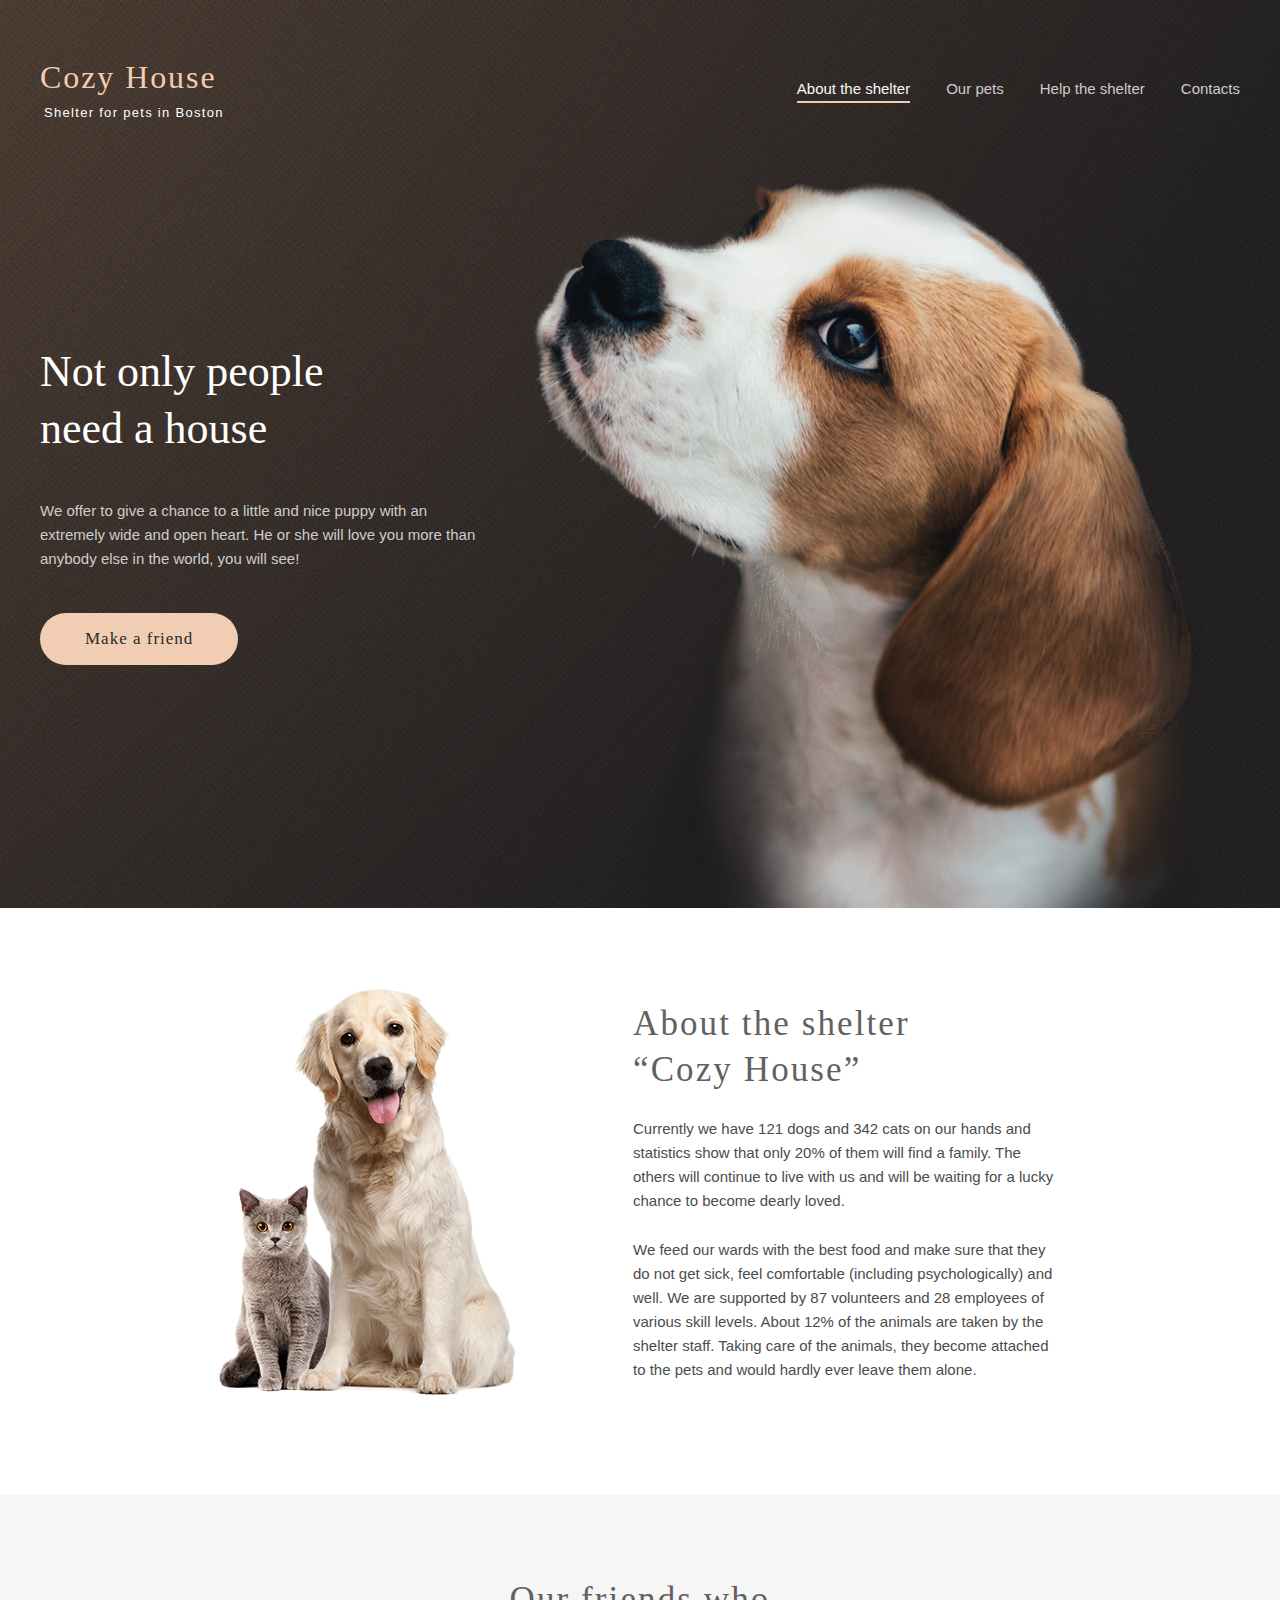
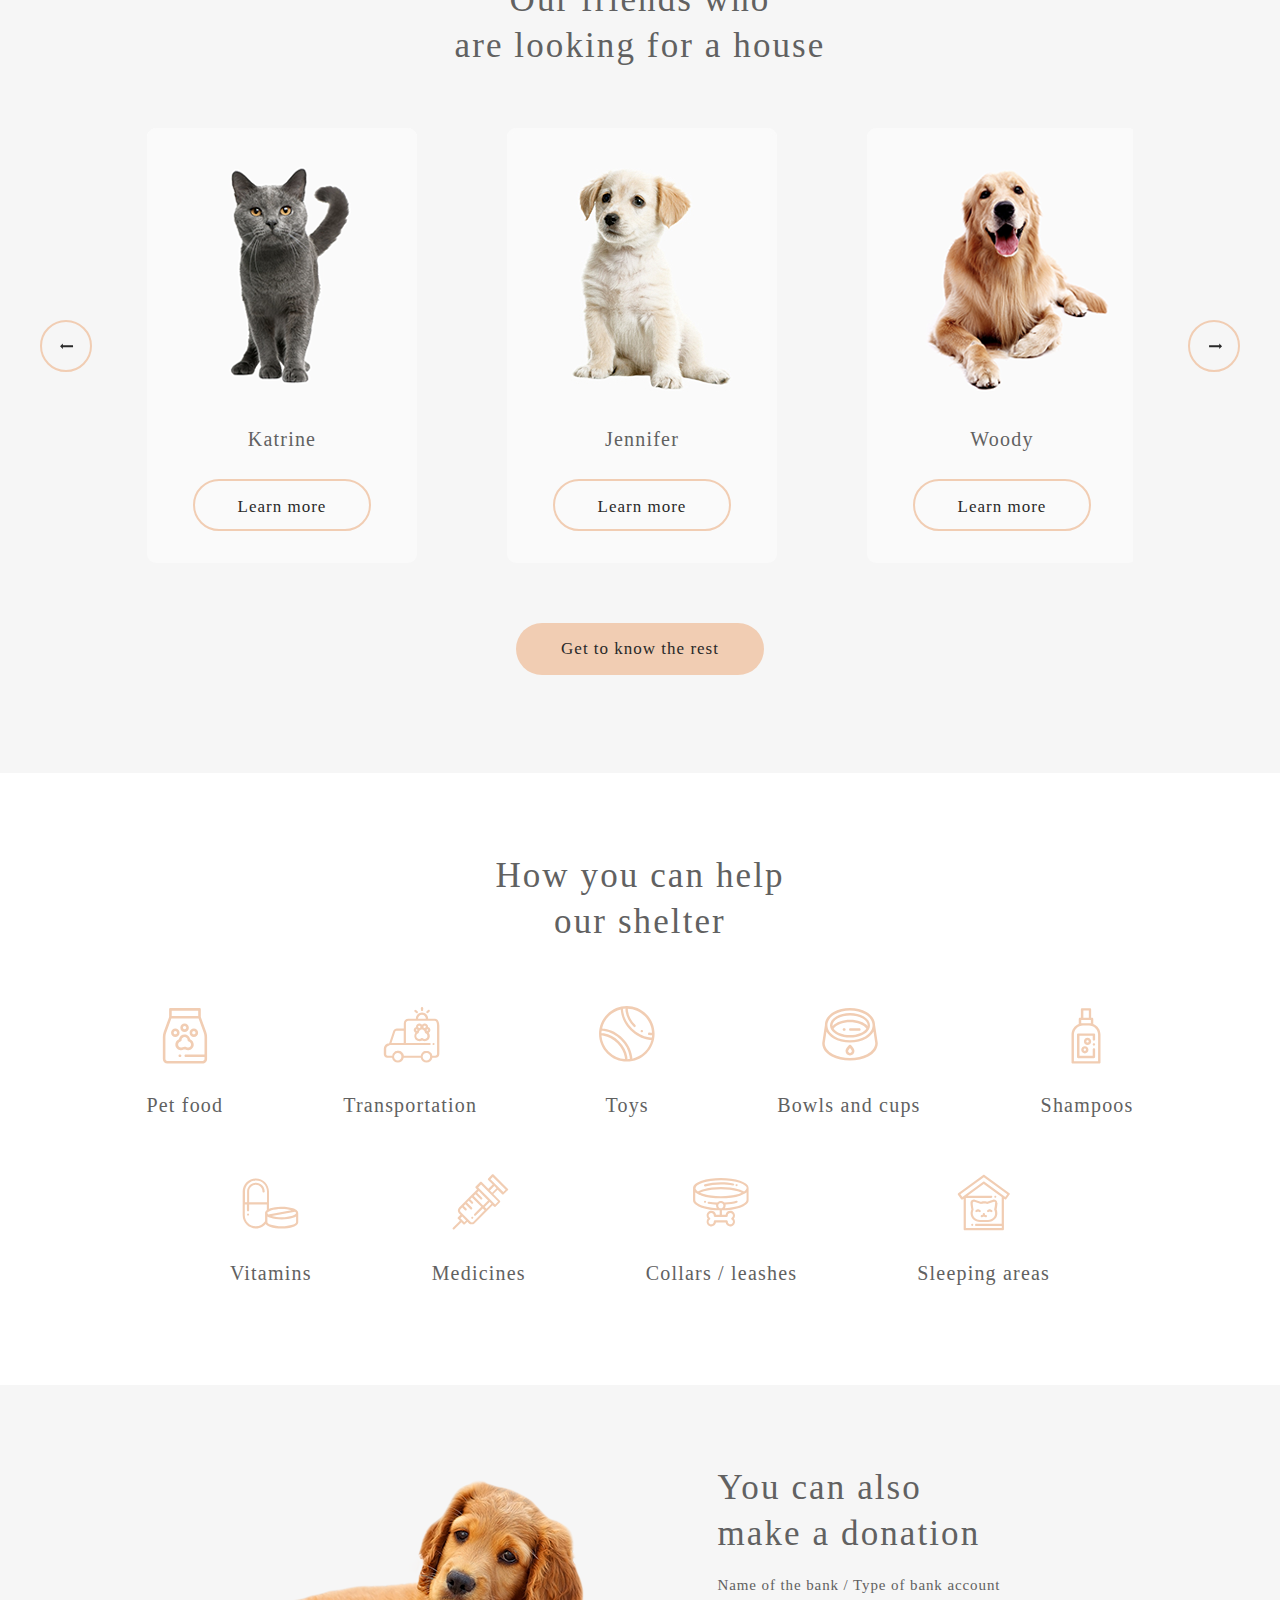
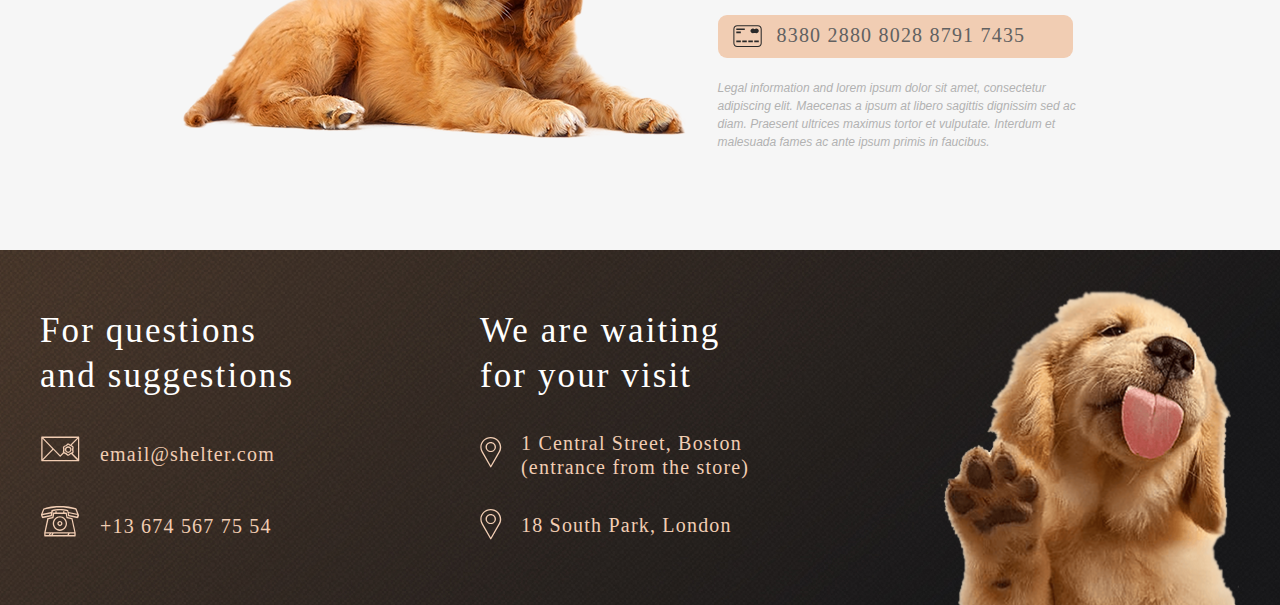
<file: pages/main/index.html>
<!DOCTYPE html>
<html lang="en">

<head>
  <meta charset="UTF-8">
  <meta name="viewport" content="width=device-width, initial-scale=1.0">
  <link rel="stylesheet" href="../../styles/styles.css" />
  <title>Cosy House</title>
</head>

<body>
  <a name="top" class="hidden"></a>
  <div class="outer-wrapper">
    <header>
      <div class="inner-wrapper">
        <div class="logo main-menu-logo">
          <h1><a href="#">Cozy House</a></h1>
          <span>Shelter for pets in Boston</span>
        </div>
        <nav class="main-menu">
          <a href="../main/index.html#top" class="active">About the shelter</a>
          <a href="../pets/index.html">Our pets</a>
          <a href="#">Help the shelter</a>
          <a href="#">Contacts</a>
        </nav>
        <a href="#" class="sandwitch">
          <span class="top"> </span>
          <span class="mid"> </span>
          <span class="bot"> </span>
        </a>
        <nav class="mobile-menu invisible">
          <div class="logo">
            <h1><a href="#top">Cozy House</a></h1>
            <span>Shelter for pets in Boston</span>
          </div>
        <div class="menu-container">
        <a href="../main/index.html#top" class="active">About the shelter</a>
        <a href="../pets/index.html">Our pets</a>
        <a href="#">Help the shelter</a>
        <a href="#">Contacts</a></div>
      </nav>
      </div>
      
    </header>
    <main>
      <section class="not-only">
        <div class="inner-wrapper">
          <div class="hero-content">
            <h2>Not only people<br>need a house</h2>
            <p>We offer to give a chance to a little and nice puppy with an extremely wide and open heart. He or she
              will
              love you more than anybody else in the world, you will see!</p>
            <a href="#" class="btn">Make a friend</a>
          </div>
          <div class="hero-visual"></div>
        </div>
      </section>
      <section class="about">
        <div class="inner-wrapper">
          <figure class="illustration">
            <img src="../../assets/images/about-pets.png" alt="">
          </figure>
          <div class="text-block">
            <h3>About the shelter<br>“Cozy House”</h3>
            <p>Currently we have 121 dogs and 342 cats on our hands and statistics show that only 20% of them will find
              a
              family. The others will continue to live with us and will be waiting for a lucky chance to become dearly
              loved.</p>
            <p>We feed our wards with the best food and make sure that they do not get sick, feel comfortable (including
              psychologically) and well. We are supported by 87 volunteers and 28 employees of various skill levels.
              About
              12% of the animals are taken by the shelter staff. Taking care of the animals, they become attached to the
              pets and would hardly ever leave them alone.</p>
          </div>
        </div>
      </section>
      <section class="our-friends">
        <div class="inner-wrapper">
          <h3>Our friends who<br>are looking for a house</h3>
          <div class="slider">
            
            <div class="viewport">
              <div class="slider-container">
                <a id="pet1" class="card open-popup" href="#">
                  <img src="../../assets/images/friends1.png" alt="">
                  <h4>Katrine</h4>
                  <button type="button" class="card-btn">Learn more</button>
                </a>
                <a id="pet2" class="card open-popup" href="#">
                  <img src="../../assets/images/friends2.png" alt="">
                  <h4>Jennifer</h4>
                  <button type="button" class="card-btn">Learn more</button>
                </a>
                <a id="pet3" class="card open-popup" href="#">
                  <img src="../../assets/images/friends3.png" alt="">
                  <h4>Woody</h4>
                  <button type="button" class="card-btn">Learn more</button>
                </a>
                <a id="pet4" class="card open-popup" href="#">
                  <img src="../../assets/images/friends1.png" alt="">
                  <h4>Katrine</h4>
                  <button type="button" class="card-btn">Learn more</button>
                </a>
                <a id="pet5" class="card open-popup" href="#">
                  <img src="../../assets/images/friends2.png" alt="">
                  <h4>Jennifer</h4>
                  <button type="button" class="card-btn">Learn more</button>
                </a>
                <a id="pet6" class="card open-popup" href="#">
                  <img src="../../assets/images/friends3.png" alt="">
                  <h4>Woody</h4>
                  <button type="button" class="card-btn">Learn more</button>
                </a>
              </div>
            </div>
            <a href="#" class="arrow prev"></a>
            <a href="#" class="arrow next"></a>
          </div>
          <a href="#" class="btn">Get to know the rest</a>
        </div>
      </section>
      <section class="help">
        <div class="inner-wrapper">
          <h3>How you can help<br>our shelter</h3>
          <ul class="needs">
            <li class="food">Pet food</li>
            <li class="transp">Transportation</li>
            <li class="toys">Toys</li>
            <li class="bowls">Bowls and cups</li>
            <li class="shamp">Shampoos</li>
            <li class="vit">Vitamins</li>
            <li class="med">Medicines</li>
            <li class="coll">Collars / leashes</li>
            <li class="sleep">Sleeping areas</li>
          </ul>
        </div>
      </section>
      <section class="in-addition">
        <div class="inner-wrapper">
          <figure class="illustration">
            <img src="../../assets/images/donation-dog.png" alt="">
          </figure>
          <div class="text-block">
            <h3>You can also<br>make a donation</h3>
            <h5>Name of the bank / Type of bank account</h5>
            <a class="donat" href="#">8380&nbsp;2880&nbsp;8028&nbsp;8791&nbsp;7435</a>
            <p><em>Legal information and lorem ipsum dolor sit amet, consectetur adipiscing elit. Maecenas a ipsum at
                libero sagittis dignissim sed ac diam. Praesent ultrices maximus tortor et vulputate. Interdum et
                malesuada fames ac ante ipsum primis in faucibus.</em></p>
          </div>
        </div>
      </section>
    </main>
    <footer>
      <div class="inner-wrapper">
        <div class="ftr-column">
          <h3>For questions<br>and suggestions</h3>
          <p class="mail"><a href="mailto:email@shelter.com">email@shelter.com</a></p>
          <p class="phone"><a href="tel:+136745677554">+13 674 567 75 54</a></p>
        </div>
        <div class="ftr-column">
          <h3>We are waiting<br>for your visit</h3>
          <p class="addr"><a
              href="https://www.google.com/maps/place/Loviisankatu+8-4,+00510+Helsinki,+Finland/@60.1920076,24.9381277,17z/data=!3m1!4b1!4m5!3m4!1s0x469209867b611b75:0xd5687f26de7af87b!8m2!3d60.1920042!4d24.9403126"
              target="_blank">1 Central Street, Boston</a><br>(entrance from the store)</p>
          <p class="addr"><a
              href="https://www.google.com/maps/place/Loviisankatu+8-4,+00510+Helsinki,+Finland/@60.1920076,24.9381277,17z/data=!3m1!4b1!4m5!3m4!1s0x469209867b611b75:0xd5687f26de7af87b!8m2!3d60.1920042!4d24.9403126"
              target="_blank">18 South Park, London</a></p>
        </div>
        <div class="ftr-column ftr-illustr"></div>
      </div>
    </footer>
  </div>

  <div class="modal-wrapper invisible">
    <div class="shadow shadow-modal"></div>
      <div class="popup">
        <a href="#" class="close arrow"></a>
        <div class="pet-card">
          <img src="../../assets/images/friends2-big.jpg" alt="Jennifer" class="pet-photo">
          <div class="text-block">
            <h3>Jennifer</h3>
            <h4>Dog - Labrador</h4>
            <p>Jennifer is a sweet 2 months old Labrador that is patiently waiting to find a new forever home. This girl really enjoys being able to go outside to run and play, but won't hesitate to play up a storm in the house if she has all of her favorite toys.</p>
            <ul class="pet_options">
              <li><strong>Age:</strong> 2 months</li>
              <li><strong>Inoculations:</strong> none</li>
              <li><strong>Diseases:</strong> none</li>
              <li><strong>Parasites:</strong> none</li>
            </ul>
          </div>
        </div>
      </div>
  </div>

  <div class="shadow shadow-menu invisible"></div>

  <script type="text/javascript" src="../../scripts/scripts.js"></script>
</body>

</html>
</file>
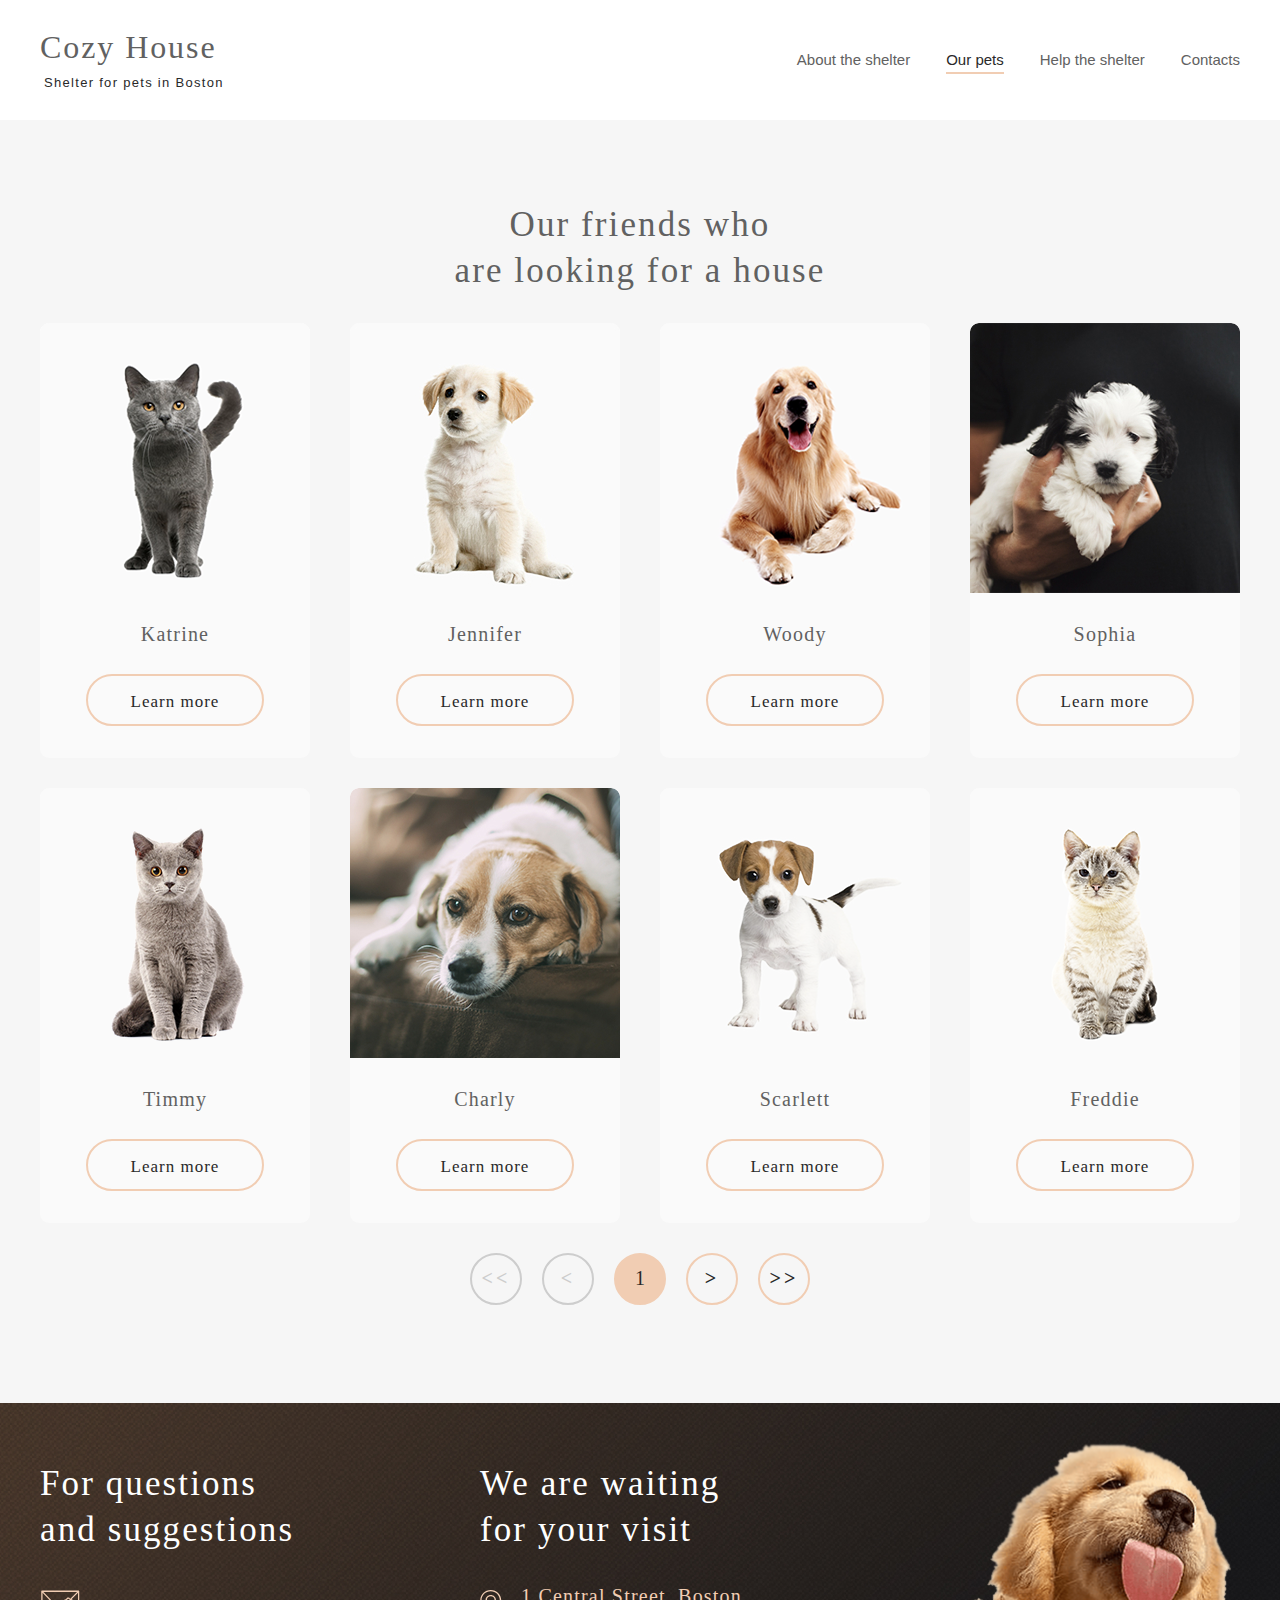
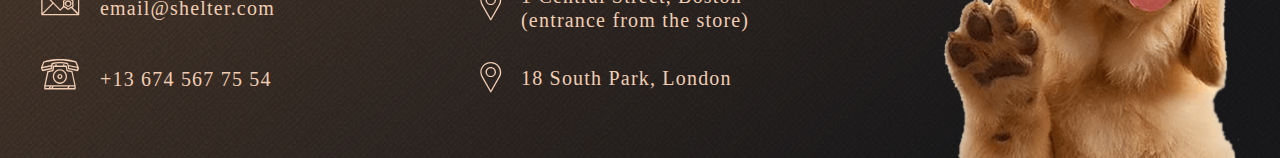
<file: pages/pets/index.html>
<!DOCTYPE html>
<html lang="en">

<head>
  <meta charset="UTF-8">
  <meta name="viewport" content="width=device-width, initial-scale=1.0">
  <link rel="stylesheet" href="../../styles/styles.css" />
  <title>Cosy House</title>
</head>

<body> 
  <div class="outer-wrapper">
    <header class="light-colored">
      <div class="inner-wrapper">
        <div class="logo main-menu-logo">
          <h1><a href="#">Cozy House</a></h1>
          <span>Shelter for pets in Boston</span>
        </div>
        <nav class="main-menu">
          <a href="../main/index.html">About the shelter</a>
          <a href="#" class="active">Our pets</a>
          <a href="#">Help the shelter</a>
          <a href="#">Contacts</a>
        </nav>
        <a href="#" class="sandwitch">
          <span class="top"> </span>
          <span class="mid"> </span>
          <span class="bot"> </span>
        </a>
        <nav class="mobile-menu invisible">
          <div class="logo">
            <h1><a href="#">Cozy House</a></h1>
            <span>Shelter for pets in Boston</span>
          </div>
        <div class="menu-container">
        <a href="../main/index.html">About the shelter</a>
        <a href="/" class="active">Our pets</a>
        <a href="#">Help the shelter</a>
        <a href="#">Contacts</a></div>
      </nav>
      </div>
      
    </header>
    <main>

      <div class="our-friends">
        <div class="inner-wrapper">
          <h3>Our friends who<br>are looking for a house</h3>

          <div class="catalog">

            <a id="pet1" class="card open-popup" href="#">
              <img src="../../assets/images/friends1.png" alt="">
              <h4>Katrine</h4>
              <button type="button" class="card-btn">Learn more</button>
            </a>
            <a id="pet2" class="card open-popup" href="#">
              <img src="../../assets/images/friends2.png" alt="">
              <h4>Jennifer</h4>
              <button type="button" class="card-btn">Learn more</button>
            </a>
            <a id="pet3" class="card open-popup" href="#">
              <img src="../../assets/images/friends3.png" alt="">
              <h4>Woody</h4>
              <button type="button" class="card-btn">Learn more</button>
            </a>
            <a id="pet4" class="card open-popup" href="#">
              <img src="../../assets/images/friends4.jpg" alt="">
              <h4>Sophia</h4>
              <button type="button" class="card-btn">Learn more</button>
            </a>
            <a id="pet5" class="card open-popup" href="#">
              <img src="../../assets/images/friends5.png" alt="">
              <h4>Timmy</h4>
              <button type="button" class="card-btn">Learn more</button>
            </a>
            <a id="pet6" class="card open-popup" href="#">
              <img src="../../assets/images/friends6.jpg" alt="">
              <h4>Charly</h4>
              <button type="button" class="card-btn">Learn more</button>
            </a>
            <a id="pet7" class="card open-popup" href="#">
              <img src="../../assets/images/friends7.png" alt="">
              <h4>Scarlett</h4>
              <button type="button" class="card-btn">Learn more</button>
            </a>
            <a id="pet8" class="card open-popup" href="#">
              <img src="../../assets/images/friends8.png" alt="">
              <h4>Freddie</h4>
              <button type="button" class="card-btn">Learn more</button>
            </a>
          </div>
          <div class="pagination">
            <a href="#" class="arrow-double-angle prev disabled">&#706;&#706;</a>
            <a href="#" class="arrow-angle prev disabled">&#706;</a>
            <a href="#" class="current-page">1</a>
            <a href="#" class="arrow-angle next">&#707;</a>
            <a href="#" class="arrow-double-angle next">&#707;&#707;</a>
          </div>
        </div>
      </div>
      </section>

    </main>
    <footer>
      <div class="inner-wrapper">
        <div class="ftr-column">
          <h3>For questions<br>and suggestions</h3>
          <p class="mail"><a href="mailto:email@shelter.com">email@shelter.com</a></p>
          <p class="phone"><a href="tel:+136745677554">+13 674 567 75 54</a></p>
        </div>
        <div class="ftr-column">
          <h3>We are waiting<br>for your visit</h3>
          <p class="addr"><a
              href="https://www.google.com/maps/place/Loviisankatu+8-4,+00510+Helsinki,+Finland/@60.1920076,24.9381277,17z/data=!3m1!4b1!4m5!3m4!1s0x469209867b611b75:0xd5687f26de7af87b!8m2!3d60.1920042!4d24.9403126"
              target="_blank">1 Central Street, Boston</a><br>(entrance from the store)</p>
          <p class="addr"><a
              href="https://www.google.com/maps/place/Loviisankatu+8-4,+00510+Helsinki,+Finland/@60.1920076,24.9381277,17z/data=!3m1!4b1!4m5!3m4!1s0x469209867b611b75:0xd5687f26de7af87b!8m2!3d60.1920042!4d24.9403126"
              target="_blank">18 South Park, London</a></p>
        </div>
        <div class="ftr-column ftr-illustr"></div>
      </div>
    </footer>
  </div>

  <div class="modal-wrapper invisible">
    <div class="shadow shadow-modal"></div>
      <div class="popup">
        <a href="#" class="close arrow"></a>
        <div class="pet-card">
          <img src="../../assets/images/friends2-big.jpg" alt="Jennifer" class="pet-photo">
          <div class="text-block">
            <h3>Jennifer</h3>
            <h4>Dog - Labrador</h4>
            <p>Jennifer is a sweet 2 months old Labrador that is patiently waiting to find a new forever home. This girl really enjoys being able to go outside to run and play, but won't hesitate to play up a storm in the house if she has all of her favorite toys.</p>
            <ul class="pet_options">
              <li><strong>Age:</strong> 2 months</li>
              <li><strong>Inoculations:</strong> none</li>
              <li><strong>Diseases:</strong> none</li>
              <li><strong>Parasites:</strong> none</li>
            </ul>
          </div>
        </div>
      </div>
  </div>

  <div class="shadow shadow-menu invisible"></div>
  
  <script type="text/javascript" src="../../scripts/scripts.js"></script>
</body>

</html>
</file>
<file: styles/styles.css>
@import url("normalize.scss");
* {
  -webkit-box-sizing: border-box;
          box-sizing: border-box;
  color: #616161;
}

body {
  min-height: 100vh;
}

html,
body,
main,
footer,
header,
section,
nav,
figure,
div {
  margin: 0;
  padding: 0;
}

h1,
h2,
h3 {
  margin: 0;
  padding: 0;
}

@media screen and (max-width: 530px) {
  h1, h2, h3, h4, h5 {
    letter-spacing: 0;
  }
}

h1 {
  font-family: "Georgia", "Times New Roman", serif;
  font-style: normal;
  font-weight: normal;
  font-size: 32px;
  line-height: 110%;
  letter-spacing: 0.06em;
  color: #f1cdb3;
}

h1 a {
  text-decoration: none;
  color: #f1cdb3;
}

h2 {
  font-family: "Georgia", "Times New Roman", serif;
  font-style: normal;
  font-weight: normal;
  font-size: 44px;
  line-height: 130%;
  color: #ffffff;
}

@media screen and (max-width: 480px) {
  h2 {
    font-size: 25px;
  }
}

h3 {
  font-family: "Georgia", "Times New Roman", serif;
  font-style: normal;
  font-weight: normal;
  font-size: 35px;
  line-height: 130%;
  letter-spacing: 0.06em;
  text-align: center;
  padding: 0;
}

@media screen and (max-width: 768px) {
  h3 {
    text-align: center;
  }
}

@media screen and (max-width: 480px) {
  h3 {
    font-size: 25px;
  }
}

h4 {
  font-family: "Georgia", "Times New Roman", serif;
  font-style: normal;
  font-weight: normal;
  font-size: 20px;
  line-height: 23px;
  text-align: center;
  letter-spacing: 0.06em;
  margin: 26px auto 28px auto;
}

h5 {
  font-family: "Georgia", "Times New Roman", serif;
  font-style: normal;
  font-weight: normal;
  font-size: 15px;
  line-height: 110%;
  letter-spacing: 0.06em;
  margin: 21px 0;
}

@media screen and (max-width: 350px) {
  h5 {
    letter-spacing: 0;
  }
}

p {
  padding: 0;
  margin: 25px 0 0 0;
  font-family: "Arial", "Helvetica", sans-serif;
  font-style: normal;
  font-weight: normal;
  font-size: 15px;
  line-height: 160%;
  color: #4c4c4c;
}

@media screen and (max-width: 350px) {
  p {
    text-align: justify;
  }
}

figure {
  max-width: calc(100% - 40px);
}

figure img {
  max-width: 100%;
}

.outer-wrapper {
  display: -webkit-box;
  display: -ms-flexbox;
  display: flex;
  -webkit-box-orient: vertical;
  -webkit-box-direction: normal;
      -ms-flex-direction: column;
          flex-direction: column;
  width: 1900px;
  max-width: 100%;
  margin: 0 auto;
}

.inner-wrapper {
  max-width: 1200px;
  width: 100%;
  margin: 0 auto;
  display: -webkit-box;
  display: -ms-flexbox;
  display: flex;
}

header,
.not-only {
  background-image: url("../../assets/images/hero-bg.jpg");
  background-repeat: no-repeat;
  background-position: top center;
}

@media screen and (max-width: 768px) {
  header,
  .not-only {
    background-image: url("../../assets/images/hero-bg-v.jpg");
  }
}

header {
  background-position: top center;
  height: 120px;
}

header .inner-wrapper {
  padding: 60px 0 0 0;
  -webkit-box-pack: justify;
      -ms-flex-pack: justify;
          justify-content: space-between;
}

@media screen and (max-width: 1224px) {
  header .inner-wrapper {
    padding: 60px 30px 0 30px;
  }
}

@media screen and (max-width: 768px) {
  header .inner-wrapper {
    padding: 30px 20px 0 20px;
  }
}

@media screen and (max-width: 350px) {
  header .inner-wrapper {
    padding: 30px 30px 0 10px;
  }
}

header .logo span {
  display: block;
  font-family: "Arial", "Helvetica", sans-serif;
  font-style: normal;
  font-weight: normal;
  font-size: 13px;
  line-height: 15px;
  letter-spacing: 0.1em;
  color: #ffffff;
  margin: 10px 0 0 4px;
}

header .main-menu {
  margin: 17px 0 0 0;
}

@media screen and (max-width: 768px) {
  header .main-menu {
    display: none;
  }
}

header .main-menu a {
  text-decoration: none;
  font-family: "Arial", "Helvetica", sans-serif;
  font-style: normal;
  font-weight: normal;
  font-size: 15px;
  line-height: 160%;
  color: #cdcdcd;
  margin: 0 0px 0 32px;
  padding: 0 0 4px 0;
}

header .main-menu a:hover {
  color: #fafafa;
}

header .main-menu a.active {
  color: #fafafa;
  border-bottom: solid 2px #f1cdb3;
}

main {
  display: -webkit-box;
  display: -ms-flexbox;
  display: flex;
  -webkit-box-orient: vertical;
  -webkit-box-direction: normal;
      -ms-flex-direction: column;
          flex-direction: column;
}

section {
  clear: both;
}

.about .inner-wrapper,
.our-friends .inner-wrapper,
.help .inner-wrapper,
.in-addition .inner-wrapper {
  padding: 80px 0 100px 0;
}

@media screen and (max-width: 930px) {
  .about .inner-wrapper,
  .our-friends .inner-wrapper,
  .help .inner-wrapper,
  .in-addition .inner-wrapper {
    padding: 80px 20px 100px 20px;
    -webkit-box-orient: vertical;
    -webkit-box-direction: normal;
        -ms-flex-direction: column;
            flex-direction: column;
    -webkit-box-align: center;
        -ms-flex-align: center;
            align-items: center;
    -ms-flex-wrap: wrap;
        flex-wrap: wrap;
  }
}

@media screen and (max-width: 350px) {
  .about .inner-wrapper,
  .our-friends .inner-wrapper,
  .help .inner-wrapper,
  .in-addition .inner-wrapper {
    padding: 42px 0;
  }
}

.our-friends,
.in-addition {
  background-color: #f6f6f6;
}

.about,
.help {
  background-color: #ffffff;
}

.about .inner-wrapper,
.in-addition .inner-wrapper {
  -webkit-box-orient: horizontal;
  -webkit-box-direction: normal;
      -ms-flex-direction: row;
          flex-direction: row;
  -webkit-box-pack: center;
      -ms-flex-pack: center;
          justify-content: center;
  -webkit-box-align: end;
      -ms-flex-align: end;
          align-items: flex-end;
}

.our-friends .inner-wrapper,
.help .inner-wrapper {
  -webkit-box-orient: vertical;
  -webkit-box-direction: normal;
      -ms-flex-direction: column;
          flex-direction: column;
  -webkit-box-align: center;
      -ms-flex-align: center;
          align-items: center;
}

@media screen and (max-width: 350px) {
  .our-friends .inner-wrapper,
  .help .inner-wrapper {
    padding: 42px 15px 12px 15px;
  }
}

.not-only {
  background-position: bottom center;
}

@media screen and (max-width: 768px) {
  .not-only {
    background-position: top center;
  }
}

.not-only .inner-wrapper {
  -webkit-column-gap: 42px;
          column-gap: 42px;
  -webkit-box-align: center;
      -ms-flex-align: center;
          align-items: center;
  margin: 60px auto 0 auto;
}

@media screen and (max-width: 1224px) {
  .not-only .inner-wrapper {
    padding: 0 30px;
  }
}

@media screen and (max-width: 768px) {
  .not-only .inner-wrapper {
    -webkit-box-orient: vertical;
    -webkit-box-direction: normal;
        -ms-flex-direction: column;
            flex-direction: column;
    margin: 30px auto 0 auto;
  }
}

@media screen and (max-width: 350px) {
  .not-only .inner-wrapper {
    padding: 0 10px;
    margin: 20px auto 0 auto;
  }
}

.not-only .hero-content {
  margin: 0 0 80px 0;
  width: 460px;
}

@media screen and (max-width: 530px) {
  .not-only .hero-content {
    width: -webkit-fit-content;
    width: -moz-fit-content;
    width: fit-content;
    max-width: 100%;
    text-align: center;
    margin: 10px 0 107px 0;
  }
}

.not-only .hero-content p {
  margin: 42px 0;
  font-family: "Arial", "Helvetica", sans-serif;
  font-size: 15px;
  line-height: 160%;
  color: #cdcdcd;
}

.not-only .hero-content .btn {
  font-family: "Georgia", "Times New Roman", serif;
  font-style: normal;
  font-weight: normal;
  font-size: 17px;
  line-height: 130%;
  text-decoration: none;
  color: #292929;
  border-radius: 100px;
  padding: 15px 45px;
  -webkit-box-sizing: border-box;
          box-sizing: border-box;
  text-align: center;
  height: 52px;
  display: block;
  width: -webkit-fit-content;
  width: -moz-fit-content;
  width: fit-content;
  letter-spacing: 1px;
  background-color: #f1cdb3;
}

.not-only .hero-content .btn:hover {
  background-color: #fddcc4;
}

@media screen and (max-width: 768px) {
  .not-only .hero-content .btn {
    margin: 0 auto;
  }
}

.not-only .hero-visual {
  max-width: 698px;
  min-width: 60%;
  height: 728px;
  background-image: url("../../assets/images/start-screen-puppy.png");
  background-repeat: no-repeat;
  background-position: bottom center;
  background-size: contain;
}

@media screen and (max-width: 768px) {
  .not-only .hero-visual {
    width: 100%;
    max-width: 100%;
    height: 593px;
    background-position: right bottom;
  }
}

@media screen and (max-width: 930px) {
  .not-only .hero-visual {
    height: 612px;
    width: 100%;
  }
}

@media screen and (max-width: 600px) {
  .not-only .hero-visual {
    height: 400px;
  }
}

@media screen and (max-width: 530px) {
  .not-only .hero-visual {
    min-width: 260px;
    height: 270px;
  }
}

.about .inner-wrapper {
  padding-bottom: 95px;
}

@media screen and (max-width: 350px) {
  .about .inner-wrapper {
    padding: 42px 25px;
  }
}

@media screen and (max-width: 930px) {
  .about .inner-wrapper {
    -webkit-box-orient: vertical;
    -webkit-box-direction: normal;
        -ms-flex-direction: column;
            flex-direction: column;
    -webkit-box-align: center;
        -ms-flex-align: center;
            align-items: center;
  }
}

.about .text-block {
  width: 430px;
  margin: 0 0 18px 116px;
  -webkit-box-ordinal-group: 2;
      -ms-flex-order: 1;
          order: 1;
}

@media screen and (max-width: 930px) {
  .about .text-block {
    margin: 0 0 80px 0;
    -webkit-box-ordinal-group: 1;
        -ms-flex-order: 0;
            order: 0;
  }
}

@media screen and (max-width: 350px) {
  .about .text-block {
    min-width: 100%;
    margin: 0 0 42px 0;
  }
}

.about .illustration {
  width: 300px;
  -webkit-box-ordinal-group: 1;
      -ms-flex-order: 0;
          order: 0;
}

@media screen and (max-width: 930px) {
  .about .illustration {
    -webkit-box-ordinal-group: 2;
        -ms-flex-order: 1;
            order: 1;
  }
}

@media screen and (max-width: 350px) {
  .about .illustration {
    max-width: 258px;
  }
}

.our-friends .btn {
  font-family: "Georgia", "Times New Roman", serif;
  font-style: normal;
  font-weight: normal;
  font-size: 17px;
  line-height: 130%;
  text-decoration: none;
  color: #292929;
  border-radius: 100px;
  padding: 15px 45px;
  -webkit-box-sizing: border-box;
          box-sizing: border-box;
  text-align: center;
  height: 52px;
  display: block;
  width: -webkit-fit-content;
  width: -moz-fit-content;
  width: fit-content;
  letter-spacing: 1px;
  background-color: #f1cdb3;
  margin: 0 auto;
}

.our-friends .btn:hover {
  background-color: #fddcc4;
}

.needs {
  margin: 5px 0 0 0;
  padding: 0;
  /* display: flex;
  flex-direction: row;
  flex-wrap: wrap;
  justify-content: space-evenly;*/
  list-style: none;
  text-align: center;
}

@media screen and (max-width: 930px) {
  .needs {
    -webkit-box-align: start;
        -ms-flex-align: start;
            align-items: flex-start;
  }
}

@media screen and (max-width: 350px) {
  .needs {
    margin-top: 40px;
  }
}

.needs li {
  display: inline-block;
  margin: 55px 58px 0 58px;
  padding: 0;
  width: -webkit-fit-content;
  width: -moz-fit-content;
  width: fit-content;
  text-align: center;
  font-family: "Georgia", "Times New Roman", serif;
  font-size: 20px;
  line-height: 115%;
  text-align: center;
  letter-spacing: 0.06em;
}

@media screen and (max-width: 768px) {
  .needs li {
    width: 170px;
    margin: 55px 30px 0 30px;
  }
}

@media screen and (max-width: 350px) {
  .needs li {
    width: 126px;
    margin: 0 5px 30px 5px;
    font-size: 15px;
  }
}

.needs li::before {
  content: "";
  display: block;
  margin: 0 auto 30px auto;
  width: 60px;
  height: 60px;
  background-image: url("../../assets/icons/icons-sprite.svg");
  background-repeat: no-repeat;
  background-size: 950px;
}

@media screen and (max-width: 350px) {
  .needs li::before {
    -webkit-transform: scale(0.9);
            transform: scale(0.9);
    margin: 0 auto 11px auto;
  }
}

.needs .food::before {
  background-position: -8px -135px;
}

.needs .transp::before {
  background-position: -225px -136px;
}

.needs .toys::before {
  background-position: -435px -137px;
}

.needs .bowls::before {
  background-position: -644px -137px;
}

.needs .shamp::before {
  background-position: -874px -135px;
}

.needs .vit::before {
  background-position: -15px -294px;
}

.needs .med::before {
  background-position: -225px -298px;
}

.needs .coll::before {
  background-position: -435px -312px;
}

.needs .sleep::before {
  background-position: -651px -306px;
}

@media screen and (max-width: 930px) {
  .in-addition .inner-wrapper {
    padding: 42px 20px 36px 20px;
  }
}

.in-addition .text-block {
  width: 380px;
  max-width: 100%;
  margin: 0 0 0 30px;
  -webkit-box-ordinal-group: 2;
      -ms-flex-order: 1;
          order: 1;
}

@media screen and (max-width: 930px) {
  .in-addition .text-block {
    -webkit-box-ordinal-group: 1;
        -ms-flex-order: 0;
            order: 0;
    margin: 0;
  }
}

@media screen and (max-width: 350px) {
  .in-addition .text-block {
    width: -webkit-fit-content;
    width: -moz-fit-content;
    width: fit-content;
  }
}

.in-addition .illustration {
  width: 505px;
  margin: 0 0 6px 0;
  -webkit-box-ordinal-group: 1;
      -ms-flex-order: 0;
          order: 0;
}

@media screen and (max-width: 930px) {
  .in-addition .illustration {
    -webkit-box-ordinal-group: 2;
        -ms-flex-order: 1;
            order: 1;
    margin: 50px 0 0 0;
    max-width: 260px;
  }
}

.in-addition .donat {
  text-decoration: none;
  display: block;
  width: -webkit-fit-content;
  width: -moz-fit-content;
  width: fit-content;
  min-width: 355px;
  height: 43px;
  padding: 9px 15px 10px 14px;
  background: #f1cdb3;
  border-radius: 9px;
  font-family: "Georgia", "Times New Roman", serif;
  font-size: 20px;
  line-height: 115%;
  letter-spacing: 0.06em;
}

@media screen and (max-width: 450px) {
  .in-addition .donat {
    font-size: 15px;
    min-width: 270px;
    line-height: 170%;
    letter-spacing: 0;
  }
}

.in-addition .donat::before {
  content: "";
  display: block;
  width: 30px;
  height: 23px;
  margin: 0px 15px 0 0;
  background-image: url("../../assets/icons/icons-sprite.svg");
  background-position: -27px -13px;
  background-repeat: no-repeat;
  background-size: 970px;
  float: left;
}

.in-addition p {
  line-height: 1.2;
  margin-top: 20px;
}

.in-addition em {
  font-style: italic;
  font-size: 12px;
  color: #b2b2b2;
}

.text-block {
  max-width: 100%;
}

.text-block h3,
.text-block p {
  text-align: left;
}

@media screen and (max-width: 450px) {
  .text-block h3 {
    text-align: center;
  }
}

.slider {
  display: -webkit-box;
  display: -ms-flexbox;
  display: flex;
  -webkit-box-pack: justify;
      -ms-flex-pack: justify;
          justify-content: space-between;
  -webkit-box-align: center;
      -ms-flex-align: center;
          align-items: center;
  width: 100%;
  margin: 60px 0 60px 0;
}

@media screen and (max-width: 480px) {
  .slider {
    display: block;
    margin: 42px auto 0 auto;
    width: -webkit-fit-content;
    width: -moz-fit-content;
    width: fit-content;
  }
}

.arrow {
  padding: 23px 19px;
  width: 52px;
  height: 52px;
  border: 2px solid #f1cdb3;
  -webkit-box-sizing: border-box;
          box-sizing: border-box;
  border-radius: 100px;
  display: block;
  background-repeat: no-repeat;
  background-image: url("../../assets/icons/icons-sprite.svg");
  background-size: 950px;
}

.arrow:hover {
  background-color: #fddcc4;
  border-color: #fddcc4;
}

.arrow.prev {
  background-position: -806px 2px;
  -webkit-box-ordinal-group: 2;
      -ms-flex-order: 1;
          order: 1;
}

@media screen and (max-width: 480px) {
  .arrow.prev {
    -webkit-box-ordinal-group: 3;
        -ms-flex-order: 2;
            order: 2;
    margin: 20px auto 42px 45px;
    float: left;
  }
}

.arrow.prev.disabled, .arrow.prev.disabled:hover {
  background-position: -806px -35px;
  border-color: #cdcdcd;
  background-color: transparent;
}

.arrow.next {
  background-position: -880px 2px;
  -webkit-box-ordinal-group: 4;
      -ms-flex-order: 3;
          order: 3;
}

@media screen and (max-width: 480px) {
  .arrow.next {
    -webkit-box-ordinal-group: 4;
        -ms-flex-order: 3;
            order: 3;
    margin: 20px 45px 42px auto;
    float: right;
  }
}

.arrow.next.disabled, .arrow.next.disabled:hover {
  background-position: -880px -35px;
  border-color: #cdcdcd;
  background-color: transparent;
}

.viewport {
  height: 435px;
  width: calc(100% - (53px * 2) - (54px * 2));
  margin: 0 53px;
  overflow: hidden;
  -webkit-box-ordinal-group: 3;
      -ms-flex-order: 2;
          order: 2;
}

@media screen and (max-width: 1180px) {
  .viewport {
    margin: 0 auto;
    width: calc(100% - (12px * 2) - (54px * 2));
  }
}

@media screen and (max-width: 480px) {
  .viewport {
    -webkit-box-ordinal-group: 2;
        -ms-flex-order: 1;
            order: 1;
    width: 270px;
  }
}

.slider-container {
  height: 435px;
  width: -webkit-fit-content;
  width: -moz-fit-content;
  width: fit-content;
  display: -webkit-box;
  display: -ms-flexbox;
  display: flex;
  -webkit-box-pack: justify;
      -ms-flex-pack: justify;
          justify-content: space-between;
  -webkit-column-gap: 90px;
          column-gap: 90px;
}

@media screen and (max-width: 1224px) {
  .slider-container {
    -webkit-column-gap: 40px;
            column-gap: 40px;
  }
}

header.light-colored {
  background-image: none;
  background-color: #ffffff;
  height: 120px;
}

header.light-colored .inner-wrapper {
  padding-top: 0;
  -webkit-box-pack: justify;
      -ms-flex-pack: justify;
          justify-content: space-between;
}

header.light-colored .main-menu-logo {
  -webkit-transition: all ease 0.2s;
  transition: all ease 0.2s;
}

header.light-colored .main-menu-logo span {
  display: block;
  font-family: "Arial", "Helvetica", sans-serif;
  font-style: normal;
  font-weight: normal;
  font-size: 13px;
  line-height: 15px;
  letter-spacing: 0.1em;
  color: #ffffff;
  margin: 10px 0 0 4px;
}

header.light-colored .main-menu-logo a {
  color: #616161;
}

header.light-colored .main-menu-logo span {
  color: #292929;
}

header.light-colored .main-menu {
  margin-top: 0;
}

header.light-colored .main-menu a {
  text-decoration: none;
  font-family: "Arial", "Helvetica", sans-serif;
  font-style: normal;
  font-weight: normal;
  font-size: 15px;
  line-height: 160%;
  color: #616161;
  margin: 0 0px 0 32px;
  padding: 0 0 4px 0;
}

header.light-colored .main-menu a:hover {
  color: #292929;
}

header.light-colored .main-menu a.active {
  color: #292929;
  border-bottom: solid 2px #f1cdb3;
}

header.light-colored .inner-wrapper {
  height: 100%;
  -webkit-box-align: center;
      -ms-flex-align: center;
          align-items: center;
}

header.light-colored .sandwitch {
  top: 49px;
}

header.light-colored .sandwitch span {
  background-color: #000000;
}

header.light-colored .closing span {
  background-color: #f1cdb3;
}

/* footer {
  background: url("../../assets/images/footer-bg.jpg");
  background-repeat: no-repeat;
  background-size: cover;
  background-position: top center;

  .inner-wrapper {
    //flex-direction: row;
    justify-content: flex-start;
    align-items: flex-start;
  }

  .ftr-column {
    min-height: 234px;
    min-width: 302px;
    margin: 58px 138px 0 0;
    display: flex;
    flex-direction: column;
    flex-wrap: wrap;
    justify-content: space-between;

    p {
      color: $color-primary;
      text-align: left;
      font-family: $font-g;
      font-style: normal;
      font-weight: normal;
      font-size: 20px;
      line-height: 160%;
      letter-spacing: 0.06em;
      margin: 30px 0 0 0;

      &::before {
        content: "";
        display: block;
        float: left;
        margin: -5px 20px 0 0;
        background-image: url("../../assets/icons/icons-sprite.svg");
        height: 32px;
        background-repeat: no-repeat;
        background-size: 975px;
      }
    }

    a {
      color: $color-primary;
      text-decoration: none;
    }

    .mail {
      &::before {
        width: 40px;
        background-position: -262px -5px;
      }
    }

    .phone {
      &::before {
        width: 40px;
        background-position: -460px 1px;
      }
    }

    .addr {
      margin-top: 32px;
      line-height: 1.2;
      max-width: 320px;

      &::before {
        margin: 6px 17px 22px 0;
        width: 24px;
        background-position: -682px 0px;
      }

      &:last-of-type {
        margin-top: 10px;

        &::before {
          margin-top: -4px;
        }
      }
    }
  }

  .ftr-illustr {
    width: 300px;
    height: 315px;
    margin: 40px 0 0 20px;
    background-image: url("../../assets/images/footer-puppy.png");
    background-repeat: no-repeat;
    background-size: contain;

    @media screen and (max-width: $breakpoint-large) {
    min-width: 100%;
    }
  }

  h3 {
    color: $color-true-white;
    text-align: left;
  }
}
*/
footer {
  background: url("../../assets/images/footer-bg.jpg");
  background-repeat: no-repeat;
  background-size: cover;
  background-position: top center;
}

footer .inner-wrapper {
  -webkit-box-pack: start;
      -ms-flex-pack: start;
          justify-content: flex-start;
  -webkit-box-align: start;
      -ms-flex-align: start;
          align-items: flex-start;
}

@media screen and (max-width: 1224px) {
  footer .inner-wrapper {
    -ms-flex-wrap: wrap;
        flex-wrap: wrap;
    padding: 0 64px;
    -ms-flex-pack: distribute;
        justify-content: space-around;
  }
}

@media screen and (max-width: 930px) {
  footer .inner-wrapper {
    background: url("../../assets/images/footer-bg-v.jpg");
    background-size: cover;
    padding: 15px 10px 0 15px;
  }
}

footer .ftr-column {
  min-height: 234px;
  min-width: 302px;
  margin: 58px 138px 0 0;
  display: -webkit-box;
  display: -ms-flexbox;
  display: flex;
  -webkit-box-orient: vertical;
  -webkit-box-direction: normal;
      -ms-flex-direction: column;
          flex-direction: column;
  -ms-flex-wrap: wrap;
      flex-wrap: wrap;
  -webkit-box-pack: justify;
      -ms-flex-pack: justify;
          justify-content: space-between;
}

@media screen and (max-width: 1224px) {
  footer .ftr-column {
    margin: 30px 0 0 0;
  }
}

@media screen and (max-width: 768px) {
  footer .ftr-column {
    min-width: 100%;
    -webkit-box-align: center;
        -ms-flex-align: center;
            align-items: center;
    text-align: center;
  }
}

@media screen and (max-width: 350px) {
  footer .ftr-column {
    margin: 15px 0 0 0;
  }
}

footer .ftr-column p {
  color: #f1cdb3;
  text-align: left;
  font-family: "Georgia", "Times New Roman", serif;
  font-style: normal;
  font-weight: normal;
  font-size: 20px;
  line-height: 160%;
  letter-spacing: 0.06em;
  margin: 30px 0 0 0;
}

footer .ftr-column p::before {
  content: "";
  display: block;
  float: left;
  margin: -5px 20px 0 0;
  background-image: url("../../assets/icons/icons-sprite.svg");
  height: 32px;
  background-repeat: no-repeat;
  background-size: 975px;
}

@media screen and (max-width: 350px) {
  footer .ftr-column p {
    margin: 15px 0;
  }
}

footer .ftr-column a {
  color: #f1cdb3;
  text-decoration: none;
}

footer .ftr-column .mail::before {
  width: 40px;
  background-position: -262px -5px;
}

footer .ftr-column .phone::before {
  width: 40px;
  background-position: -460px 1px;
}

footer .ftr-column .addr {
  margin-top: 32px;
  line-height: 1.2;
}

@media screen and (max-width: 768px) {
  footer .ftr-column .addr {
    text-align: left;
  }
}

@media screen and (max-width: 350px) {
  footer .ftr-column .addr {
    width: 100%;
  }
}

footer .ftr-column .addr::before {
  margin: 6px 17px 22px 0;
  width: 24px;
  background-position: -682px 0px;
}

footer .ftr-column .addr:last-of-type {
  margin-top: 10px;
}

@media screen and (max-width: 350px) {
  footer .ftr-column .addr:last-of-type {
    margin-top: 20px;
  }
}

footer .ftr-column .addr:last-of-type::before {
  margin-top: -4px;
}

footer .ftr-illustr {
  width: 300px;
  height: 315px;
  margin: 40px 0 0 20px;
  background-image: url("../../assets/images/footer-puppy.png");
  background-repeat: no-repeat;
  background-size: contain;
}

@media screen and (max-width: 1224px) {
  footer .ftr-illustr {
    min-width: 100%;
    background-position: bottom center;
    margin-left: 0;
  }
}

@media screen and (max-width: 350px) {
  footer .ftr-illustr {
    margin-top: 0;
    height: 280px;
  }
}

footer h3 {
  color: #ffffff;
  text-align: left;
}

@media screen and (max-width: 768px) {
  footer h3 {
    text-align: center;
  }
}

.our-friends {
  background-color: #f6f6f6;
}

.our-friends .inner-wrapper {
  padding: 82px 0 98px 0;
  -webkit-box-orient: vertical;
  -webkit-box-direction: normal;
      -ms-flex-direction: column;
          flex-direction: column;
  -webkit-box-align: center;
      -ms-flex-align: center;
          align-items: center;
}

@media screen and (max-width: 1224px) {
  .our-friends .inner-wrapper {
    padding: 80px 20px 100px 20px;
  }
}

@media screen and (max-width: 480px) {
  .our-friends .inner-wrapper {
    padding: 40px 10px 42px 10px;
  }
}

.our-friends .btn {
  font-family: "Georgia", "Times New Roman", serif;
  font-style: normal;
  font-weight: normal;
  font-size: 17px;
  line-height: 130%;
  text-decoration: none;
  color: #292929;
  border-radius: 100px;
  padding: 15px 45px;
  -webkit-box-sizing: border-box;
          box-sizing: border-box;
  text-align: center;
  height: 52px;
  display: block;
  width: -webkit-fit-content;
  width: -moz-fit-content;
  width: fit-content;
  letter-spacing: 1px;
  background-color: #f1cdb3;
  margin: 0 auto;
}

.our-friends .btn:hover {
  background-color: #fddcc4;
}

.card {
  padding: 0 0 30px 0;
  text-align: center;
  width: 270px;
  min-height: 435px;
  background: #fafafa;
  border-radius: 9px;
  margin: 0 auto;
  text-decoration: none;
}

.card:hover {
  background-color: #ffffff;
}

.card .card-btn {
  font-family: "Georgia", "Times New Roman", serif;
  font-style: normal;
  font-weight: normal;
  font-size: 17px;
  line-height: 130%;
  text-decoration: none;
  color: #292929;
  border-radius: 100px;
  padding: 15px 45px;
  -webkit-box-sizing: border-box;
          box-sizing: border-box;
  text-align: center;
  height: 52px;
  display: block;
  width: -webkit-fit-content;
  width: -moz-fit-content;
  width: fit-content;
  letter-spacing: 1px;
  padding: 15px 43px;
  background: transparent;
  border: 2px solid #f1cdb3;
  margin: 0 auto;
}

.card .card-btn:hover {
  background-color: #fddcc4;
}

.card .card-btn:hover {
  border-color: #fddcc4;
}

.card img {
  border-radius: 9px 9px 0 0;
}

.catalog {
  margin: 60px auto;
  width: 100%;
  display: -webkit-box;
  display: -ms-flexbox;
  display: flex;
  -ms-flex-wrap: wrap;
      flex-wrap: wrap;
  -webkit-box-pack: center;
      -ms-flex-pack: center;
          justify-content: center;
  -webkit-column-gap: 40px;
          column-gap: 40px;
  row-gap: 30px;
  margin: 30px auto;
}

.catalog .card {
  margin: 0;
}

.pagination {
  margin: 0 auto;
  display: -webkit-box;
  display: -ms-flexbox;
  display: flex;
  -webkit-column-gap: 20px;
          column-gap: 20px;
}

@media screen and (max-width: 450px) {
  .pagination {
    -webkit-column-gap: 6px;
            column-gap: 6px;
  }
}

.pagination a {
  text-decoration: none;
  font-family: "Georgia", "Times New Roman", serif;
  font-size: 20px;
  color: #292929;
  width: 52px;
  height: 52px;
  border: 2px solid #f1cdb3;
  background-color: #f1cdb3;
  -webkit-box-sizing: border-box;
          box-sizing: border-box;
  border-radius: 100px;
  padding: 12px 0;
  text-align: center;
}

.pagination a.arrow-angle, .pagination a.arrow-double-angle {
  background-color: transparent;
  font-weight: bold;
  letter-spacing: 3px;
}

.pagination a:hover {
  background-color: #fddcc4;
  border-color: #fddcc4;
}

.pagination a.disabled, .pagination a.disabled:hover {
  color: #cdcdcd;
  border-color: #cdcdcd;
  background-color: transparent;
}

/* popup */
.modal-wrapper {
  position: absolute;
  width: 100%;
  min-height: 100vh;
  left: 0px;
  top: 0px;
}

.shadow {
  position: absolute;
  width: 100%;
  min-height: 100vh;
  background: rgba(41, 41, 41, 0.6);
}

.shadow-menu {
  position: absolute;
  width: 100%;
  min-height: 100vh;
  left: 0px;
  top: 0px;
  background: rgba(41, 41, 41, 0.6);
  -webkit-transition: all ease 0.2s;
  transition: all ease 0.2s;
}

.popup {
  position: relative;
  width: 900px;
  max-width: calc(100% - (69px * 2));
  min-width: 250px;
  margin: auto auto;
  background: #FAFAFA;
  border-radius: 9px;
  -webkit-box-shadow: 0px 2px 35px 14px rgba(13, 13, 13, 0.04);
          box-shadow: 0px 2px 35px 14px rgba(13, 13, 13, 0.04);
}

.popup .pet-card {
  display: -webkit-box;
  display: -ms-flexbox;
  display: flex;
}

.popup .text-block {
  padding: 50px 20px 50px 29px;
  min-width: 240px;
}

.popup .text-block h3, .popup .text-block h4, .popup .text-block p, .popup .text-block ul {
  color: #000000;
  text-align: left;
}

.popup .text-block h4 {
  margin: 10px 0 0 0;
}

.popup .text-block p {
  font-family: "Georgia", "Times New Roman", serif;
  font-size: 15px;
  margin: 40px 0;
  line-height: 1.15;
  letter-spacing: 0.06em;
}

@media screen and (max-width: 350px) {
  .popup .text-block p {
    text-align: justify;
    font-size: 13px;
  }
}

@media screen and (max-width: 768px) {
  .popup .text-block {
    padding: 10px;
  }
  .popup .text-block h3, .popup .text-block h4 {
    text-align: center;
  }
  .popup .text-block p {
    margin: 20px 0;
  }
}

@media screen and (max-width: 768px) {
  .popup .text-block h3 {
    font-size: 35px;
  }
}

.pet-photo {
  border-radius: 9px 0px 0px 9px;
  max-width: 500px;
  width: 55%;
  -o-object-fit: cover;
     object-fit: cover;
  height: auto;
}

@media screen and (max-width: 768px) {
  .pet-photo {
    display: none;
  }
}

.close {
  position: absolute;
  right: -40px;
  top: -53px;
  background-position: -882px -73px;
}

@media screen and (max-width: 350px) {
  .close {
    right: -25px;
  }
}

.pet_options {
  margin: 0;
  padding: 0;
}

.pet_options li {
  margin: 0 0 11px 0;
  padding: 0;
  color: #000000;
  font-family: "Georgia", "Times New Roman", serif;
  font-size: 15px;
  list-style-type: none;
  letter-spacing: 0.06em;
}

@media screen and (max-width: 350px) {
  .pet_options li {
    margin: 0 0 8px 0;
  }
}

.pet_options li strong {
  color: #000000;
}

.pet_options li::before {
  content: "";
  width: 4px;
  height: 4px;
  border-radius: 50%;
  background: #F1CDB3;
  display: block;
  float: left;
  margin: 6px 10px 6px 0;
}

.invisible {
  display: none;
  visibility: hidden;
}

.sandwitch {
  width: 30px;
  height: 22px;
  position: absolute;
  right: 53px;
  top: 50px;
  margin: 0 0 0 10px;
  display: block;
  z-index: 200;
  -webkit-transition: all ease 0.2s;
  transition: all ease 0.2s;
}

@media screen and (min-width: 768px) {
  .sandwitch {
    display: none;
  }
}

.sandwitch span {
  width: 30px;
  height: 2px;
  display: block;
  background-color: #f1cdb3;
  position: absolute;
  -webkit-transition: all ease 0.2s;
  transition: all ease 0.2s;
}

.sandwitch span.top {
  top: 0;
}

.sandwitch span.mid {
  top: 10px;
}

.sandwitch span.bot {
  bottom: 0;
}

.sandwitch.closing {
  -webkit-transform: rotate(90deg);
          transform: rotate(90deg);
  margin: 0 0 10px 0;
  top: 45px;
  right: 46px;
}

.mobile-menu {
  display: block;
  width: 320px;
  background-color: #292929;
  position: absolute;
  right: 0;
  top: 0px;
  padding: 0;
  -webkit-transition: all ease 0.2s;
  transition: all ease 0.2s;
  overflow: hidden;
  height: 100vh;
  z-index: 100;
  -webkit-transition: all ease 0.4s;
  transition: all ease 0.4s;
}

.mobile-menu .menu-container {
  display: -webkit-box;
  display: -ms-flexbox;
  display: flex;
  -webkit-box-orient: vertical;
  -webkit-box-direction: normal;
      -ms-flex-direction: column;
          flex-direction: column;
  -ms-flex-wrap: wrap;
      flex-wrap: wrap;
  -webkit-box-pack: center;
      -ms-flex-pack: center;
          justify-content: center;
  -webkit-box-align: center;
      -ms-flex-align: center;
          align-items: center;
  height: 100%;
  margin: 40px 10px 0 10px;
}

.mobile-menu .menu-container a {
  margin: 0 0 40px 0;
  font-size: 32px;
  line-height: 160%;
  text-decoration: none;
  font-family: "Arial", "Helvetica", sans-serif;
  font-style: normal;
  font-weight: normal;
  color: #cdcdcd;
}

.mobile-menu .menu-container a:hover {
  color: #fafafa;
}

.mobile-menu .menu-container a.active {
  color: #fafafa;
  border-bottom: solid 2px #f1cdb3;
}

@media screen and (min-width: 768px) {
  .mobile-menu {
    display: none;
    width: 0px;
  }
}

.mobile-menu .logo {
  position: absolute;
  z-index: 300px;
  top: 30px;
  right: 108px;
}

.hidden {
  height: 0px;
  width: 0px;
}
/*# sourceMappingURL=styles.css.map */
</file>
